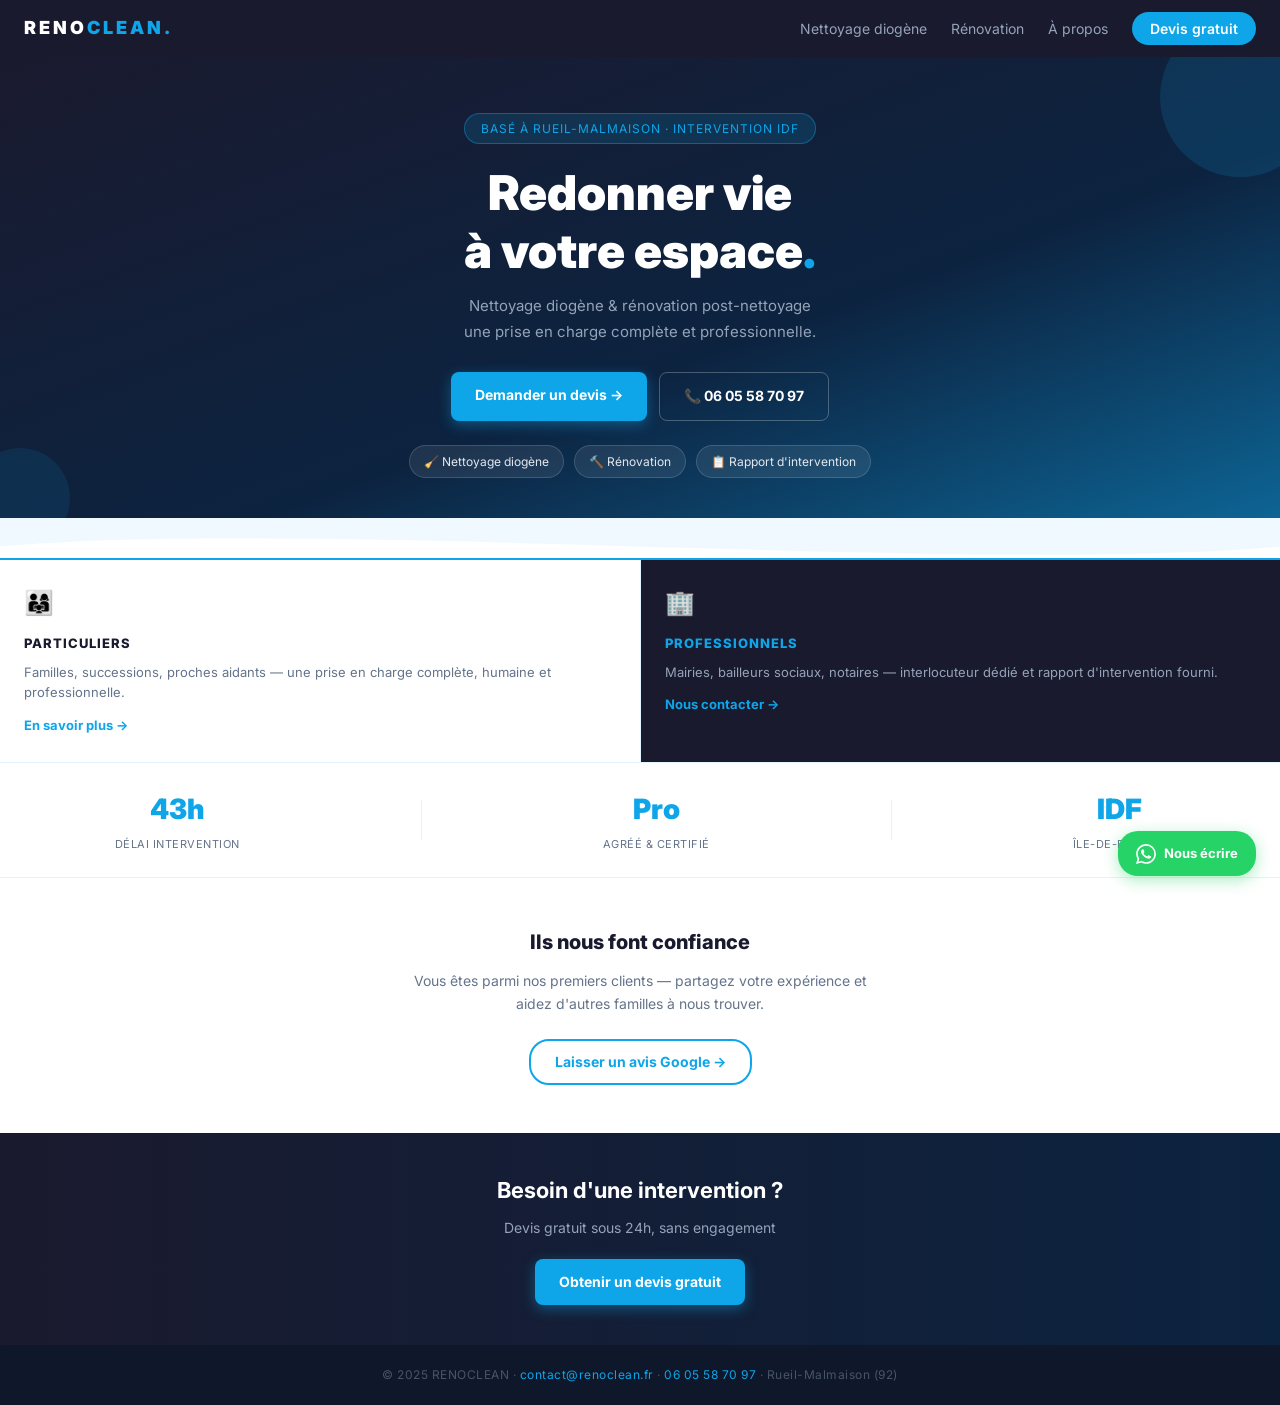
<file: index.html>
<!DOCTYPE html>
<html lang="fr">
<head>
  <meta charset="UTF-8">
  <meta name="viewport" content="width=device-width, initial-scale=1.0">
  <title>RENOCLEAN Rueil-Malmaison — Nettoyage diogène & rénovation Île-de-France</title>
  <meta name="description" content="RENOCLEAN, spécialiste du nettoyage diogène et de la rénovation post-nettoyage en Île-de-France. Basé à Rueil-Malmaison (92). Devis gratuit sous 24h, intervention rapide.">
  <meta name="keywords" content="nettoyage diogène, nettoyage encombrement, remise en état logement, Rueil-Malmaison, Île-de-France, 92, nettoyage insalubrité, rénovation appartement">
  <link rel="canonical" href="https://renoclean-site.vercel.app/">
  <meta name="google-site-verification" content="A_REMPLIR">
  <!-- Pixel Meta — à activer lors du lancement des campagnes
  <script>
    !function(f,b,e,v,n,t,s){if(f.fbq)return;n=f.fbq=function(){n.callMethod?n.callMethod.apply(n,arguments):n.queue.push(arguments)};if(!f._fbq)f._fbq=n;n.push=n;n.loaded=!0;n.version='2.0';n.queue=[];t=b.createElement(e);t.async=!0;t.src=v;s=b.getElementsByTagName(e)[0];s.parentNode.insertBefore(t,s)}(window,document,'script','https://connect.facebook.net/en_US/fbevents.js');
    fbq('init', 'PIXEL_ID_A_REMPLIR');
    fbq('track', 'PageView');
  </script>
  -->
  <script type="application/ld+json">
  {
    "@context": "https://schema.org",
    "@type": "LocalBusiness",
    "name": "RENOCLEAN",
    "telephone": "+33605587097",
    "email": "contact@renoclean.fr",
    "address": {
      "@type": "PostalAddress",
      "addressLocality": "Rueil-Malmaison",
      "postalCode": "92500",
      "addressCountry": "FR"
    },
    "areaServed": "Île-de-France",
    "url": "https://renoclean-site.vercel.app",
    "priceRange": "Sur devis",
    "description": "Spécialiste du nettoyage diogène et de la rénovation post-nettoyage en Île-de-France."
  }
  </script>
  <link rel="stylesheet" href="css/style.css">
</head>
<body>

  <!-- NAV -->
  <nav class="nav">
    <a href="index.html" class="nav-logo">RENO<span>CLEAN</span><span>.</span></a>
    <button class="nav-toggle" id="nav-toggle" aria-expanded="false" aria-label="Menu">
      <span></span><span></span><span></span>
    </button>
    <ul class="nav-links" id="nav-menu">
      <li><a href="nettoyage-diogene.html">Nettoyage diogène</a></li>
      <li><a href="renovation.html">Rénovation</a></li>
      <li><a href="a-propos.html">À propos</a></li>
      <li><a href="devis.html" class="nav-cta btn--pulse">Devis gratuit</a></li>
    </ul>
  </nav>

  <!-- HERO -->
  <section class="hero">
    <div class="hero-deco hero-deco--1"></div>
    <div class="hero-deco hero-deco--2"></div>
    <div class="hero-badge">Basé à Rueil-Malmaison · Intervention IDF</div>
    <h1 class="hero-title">Redonner vie<br>à votre espace<span>.</span></h1>
    <p class="hero-subtitle">Nettoyage diogène &amp; rénovation post-nettoyage<br>une prise en charge complète et professionnelle.</p>
    <div class="hero-actions">
      <a href="devis.html" class="btn btn--primary btn--pulse">Demander un devis →</a>
      <a href="tel:+33605587097" class="btn btn--outline">📞 06 05 58 70 97</a>
    </div>
    <div class="hero-tags">
      <span class="tag">🧹 Nettoyage diogène</span>
      <span class="tag">🔨 Rénovation</span>
      <span class="tag">📋 Rapport d'intervention</span>
    </div>
  </section>

  <!-- WAVE -->
  <span class="wave-divider">
    <svg viewBox="0 0 1440 48" xmlns="http://www.w3.org/2000/svg" preserveAspectRatio="none">
      <path d="M0,32 C360,0 1080,64 1440,32 L1440,48 L0,48 Z" fill="#ffffff"/>
    </svg>
  </span>

  <!-- SPLIT particuliers / pros -->
  <section class="split fade-in" id="services">
    <div class="split-card split-card--light">
      <div class="split-icon">👨‍👩‍👧</div>
      <h2 class="split-title">Particuliers</h2>
      <p class="split-text">Familles, successions, proches aidants — une prise en charge complète, humaine et professionnelle.</p>
      <a href="nettoyage-diogene.html" class="split-link">En savoir plus →</a>
    </div>
    <div class="split-card split-card--dark">
      <div class="split-icon">🏢</div>
      <h2 class="split-title">Professionnels</h2>
      <p class="split-text">Mairies, bailleurs sociaux, notaires — interlocuteur dédié et rapport d'intervention fourni.</p>
      <a href="devis.html" class="split-link">Nous contacter →</a>
    </div>
  </section>

  <!-- CHIFFRES CLÉS -->
  <section class="stats fade-in">
    <div class="stat">
      <span class="stat-value counter" data-target="48" data-suffix="h">48h</span>
      <span class="stat-label">Délai intervention</span>
    </div>
    <div class="stat-divider"></div>
    <div class="stat">
      <span class="stat-value">Pro</span>
      <span class="stat-label">Agréé &amp; certifié</span>
    </div>
    <div class="stat-divider"></div>
    <div class="stat">
      <span class="stat-value">IDF</span>
      <span class="stat-label">Île-de-France</span>
    </div>
  </section>

  <!-- TÉMOIGNAGES -->
  <section class="testimonials fade-in">
    <h2 class="testimonials-title">Ils nous font confiance</h2>
    <p class="testimonials-sub">Vous êtes parmi nos premiers clients — partagez votre expérience et aidez d'autres familles à nous trouver.</p>
    <a href="https://g.page/r/A_REMPLIR/review" class="testimonials-cta" target="_blank" rel="noopener">Laisser un avis Google →</a>
  </section>

  <!-- GALERIE AVANT/APRÈS (cachée jusqu'à avoir des photos) -->
  <section class="page-section hidden" id="galerie">
    <p class="section-label">Avant / Après</p>
    <h2 class="section-title">Nos interventions</h2>
    <div class="gallery-grid">
      <div class="gallery-item">
        <div class="gallery-placeholder">Photo avant — à ajouter</div>
      </div>
      <div class="gallery-item">
        <div class="gallery-placeholder">Photo après — à ajouter</div>
      </div>
    </div>
  </section>

  <!-- CTA FINAL -->
  <section class="cta-section fade-in">
    <h2 class="cta-title">Besoin d'une intervention ?</h2>
    <p class="cta-sub">Devis gratuit sous 24h, sans engagement</p>
    <a href="devis.html" class="btn btn--primary btn--pulse">Obtenir un devis gratuit</a>
  </section>

  <!-- FOOTER -->
  <footer class="footer">
    © 2025 RENOCLEAN · <a href="mailto:contact@renoclean.fr">contact@renoclean.fr</a> · <a href="tel:+33605587097">06 05 58 70 97</a> · Rueil-Malmaison (92)
  </footer>

  <!-- WHATSAPP FLOTTANT -->
  <a href="https://wa.me/33605587097?text=Bonjour%2C%20je%20souhaite%20un%20devis%20pour%20un%20nettoyage%20diog%C3%A8ne" class="whatsapp-float" target="_blank" rel="noopener" aria-label="Nous écrire sur WhatsApp">
    <svg viewBox="0 0 24 24" fill="currentColor" xmlns="http://www.w3.org/2000/svg"><path d="M17.472 14.382c-.297-.149-1.758-.867-2.03-.967-.273-.099-.471-.148-.67.15-.197.297-.767.966-.94 1.164-.173.199-.347.223-.644.075-.297-.15-1.255-.463-2.39-1.475-.883-.788-1.48-1.761-1.653-2.059-.173-.297-.018-.458.13-.606.134-.133.298-.347.446-.52.149-.174.198-.298.298-.497.099-.198.05-.371-.025-.52-.075-.149-.669-1.612-.916-2.207-.242-.579-.487-.5-.669-.51-.173-.008-.371-.01-.57-.01-.198 0-.52.074-.792.372-.272.297-1.04 1.016-1.04 2.479 0 1.462 1.065 2.875 1.213 3.074.149.198 2.096 3.2 5.077 4.487.709.306 1.262.489 1.694.625.712.227 1.36.195 1.871.118.571-.085 1.758-.719 2.006-1.413.248-.694.248-1.289.173-1.413-.074-.124-.272-.198-.57-.347m-5.421 7.403h-.004a9.87 9.87 0 01-5.031-1.378l-.361-.214-3.741.982.998-3.648-.235-.374a9.86 9.86 0 01-1.51-5.26c.001-5.45 4.436-9.884 9.888-9.884 2.64 0 5.122 1.03 6.988 2.898a9.825 9.825 0 012.893 6.994c-.003 5.45-4.437 9.884-9.885 9.884m8.413-18.297A11.815 11.815 0 0012.05 0C5.495 0 .16 5.335.157 11.892c0 2.096.547 4.142 1.588 5.945L.057 24l6.305-1.654a11.882 11.882 0 005.683 1.448h.005c6.554 0 11.89-5.335 11.893-11.893a11.821 11.821 0 00-3.48-8.413z"/></svg>
    Nous écrire
  </a>

  <script src="js/main.js"></script>
</body>
</html>
</file>
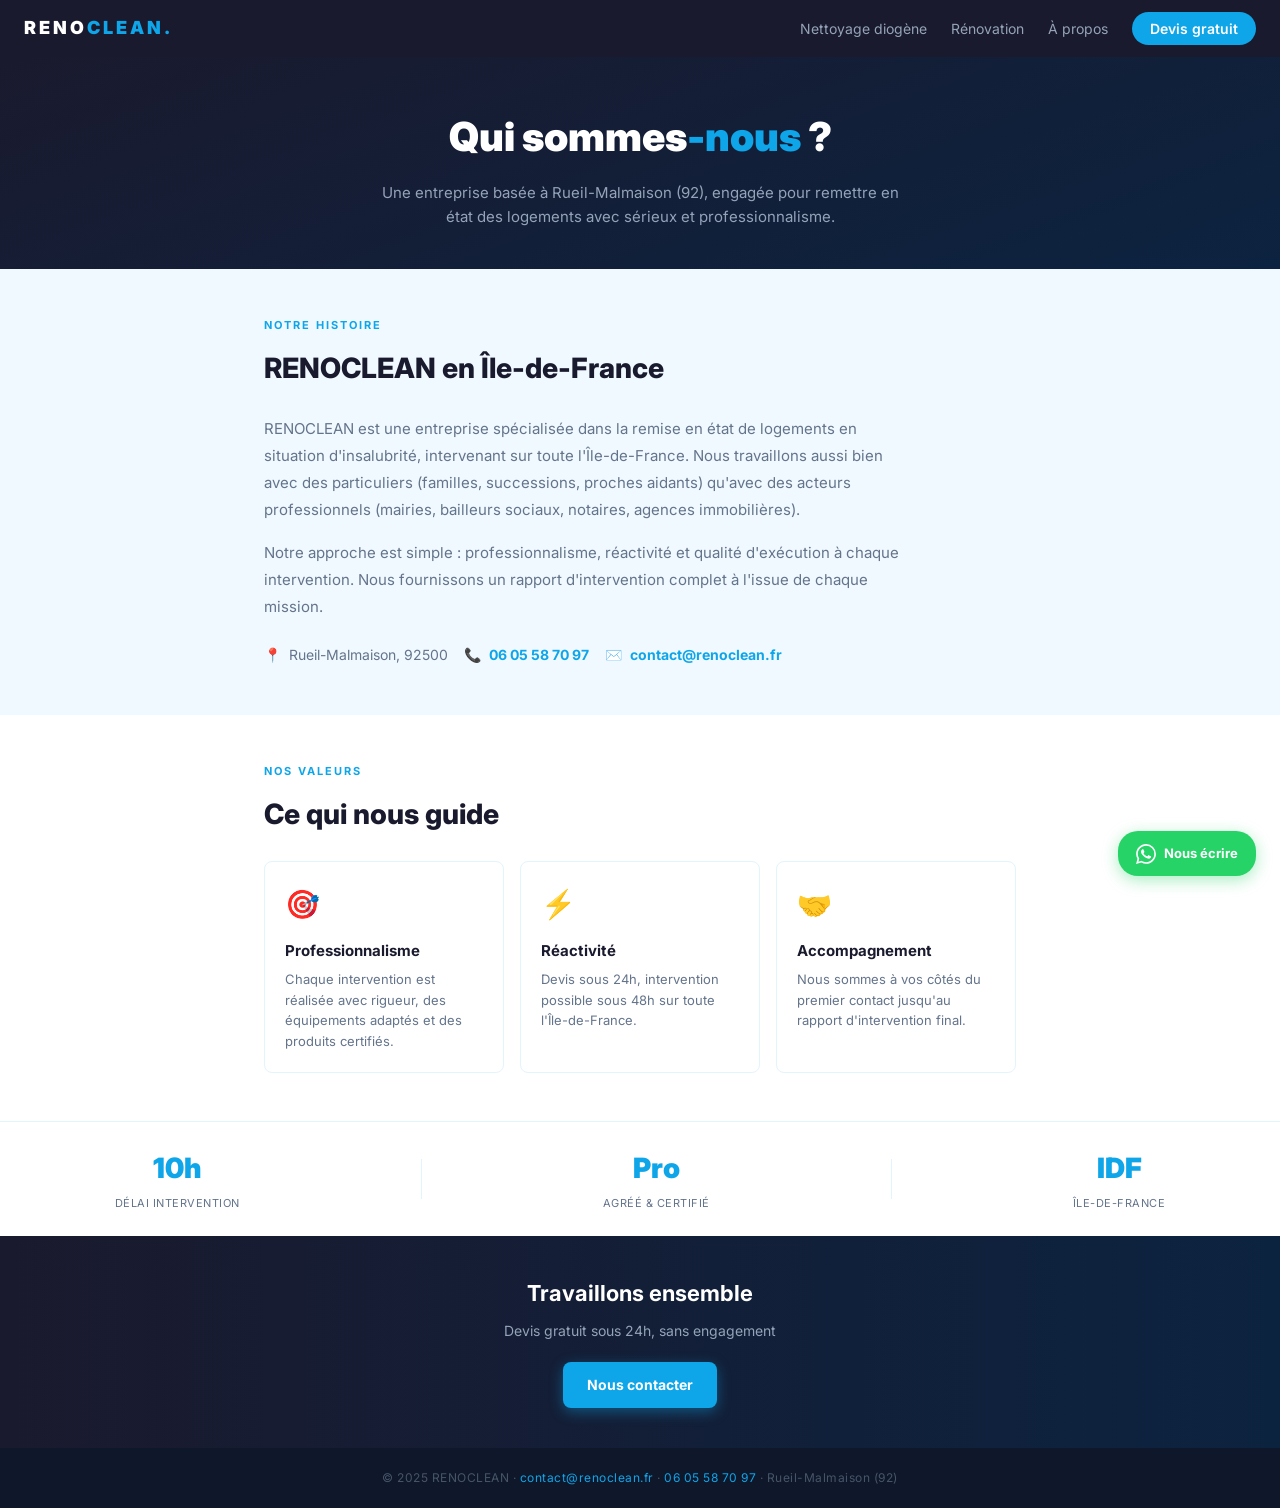
<file: a-propos.html>
<!DOCTYPE html>
<html lang="fr">
<head>
  <meta charset="UTF-8">
  <meta name="viewport" content="width=device-width, initial-scale=1.0">
  <title>À propos — RENOCLEAN Rueil-Malmaison, spécialiste nettoyage diogène IDF</title>
  <meta name="description" content="RENOCLEAN est une entreprise basée à Rueil-Malmaison (92), spécialisée dans le nettoyage diogène et la rénovation post-nettoyage en Île-de-France. Professionnalisme, réactivité, accompagnement.">
  <meta name="keywords" content="RENOCLEAN, nettoyage diogène Rueil-Malmaison, entreprise nettoyage Île-de-France, 92, remise en état logement">
  <link rel="canonical" href="https://renoclean-site.vercel.app/a-propos">
  <meta name="google-site-verification" content="A_REMPLIR">
  <link rel="stylesheet" href="css/style.css">
</head>
<body>

  <nav class="nav">
    <a href="index.html" class="nav-logo">RENO<span>CLEAN</span><span>.</span></a>
    <button class="nav-toggle" id="nav-toggle" aria-expanded="false" aria-label="Menu">
      <span></span><span></span><span></span>
    </button>
    <ul class="nav-links" id="nav-menu">
      <li><a href="nettoyage-diogene.html">Nettoyage diogène</a></li>
      <li><a href="renovation.html">Rénovation</a></li>
      <li><a href="a-propos.html">À propos</a></li>
      <li><a href="devis.html" class="nav-cta">Devis gratuit</a></li>
    </ul>
  </nav>

  <section class="hero-inner">
    <h1>Qui sommes<span>-nous</span> ?</h1>
    <p>Une entreprise basée à Rueil-Malmaison (92), engagée pour remettre en état des logements avec sérieux et professionnalisme.</p>
  </section>

  <div class="page-section fade-in">
    <p class="section-label">Notre histoire</p>
    <h2 class="section-title">RENOCLEAN en Île-de-France</h2>
    <p style="color: var(--color-text-muted); font-size: 15px; line-height: 1.8; max-width: 640px;">
      RENOCLEAN est une entreprise spécialisée dans la remise en état de logements en situation d'insalubrité, intervenant sur toute l'Île-de-France. Nous travaillons aussi bien avec des particuliers (familles, successions, proches aidants) qu'avec des acteurs professionnels (mairies, bailleurs sociaux, notaires, agences immobilières).
    </p>
    <p style="color: var(--color-text-muted); font-size: 15px; line-height: 1.8; max-width: 640px; margin-top: 16px;">
      Notre approche est simple : professionnalisme, réactivité et qualité d'exécution à chaque intervention. Nous fournissons un rapport d'intervention complet à l'issue de chaque mission.
    </p>
    <div style="margin-top: 24px; display: flex; flex-wrap: wrap; gap: 16px;">
      <div style="display:flex;align-items:center;gap:8px;color:var(--color-text-muted);font-size:14px;">
        📍 <span>Rueil-Malmaison, 92500</span>
      </div>
      <div style="display:flex;align-items:center;gap:8px;font-size:14px;">
        📞 <a href="tel:+33605587097" style="color:var(--color-accent);font-weight:700;">06 05 58 70 97</a>
      </div>
      <div style="display:flex;align-items:center;gap:8px;font-size:14px;">
        ✉️ <a href="mailto:contact@renoclean.fr" style="color:var(--color-accent);font-weight:700;">contact@renoclean.fr</a>
      </div>
    </div>
  </div>

  <div style="background: white;">
    <div class="page-section fade-in">
      <p class="section-label">Nos valeurs</p>
      <h2 class="section-title">Ce qui nous guide</h2>
      <div class="cards-grid">
        <div class="card">
          <div class="card-icon">🎯</div>
          <h3>Professionnalisme</h3>
          <p>Chaque intervention est réalisée avec rigueur, des équipements adaptés et des produits certifiés.</p>
        </div>
        <div class="card">
          <div class="card-icon">⚡</div>
          <h3>Réactivité</h3>
          <p>Devis sous 24h, intervention possible sous 48h sur toute l'Île-de-France.</p>
        </div>
        <div class="card">
          <div class="card-icon">🤝</div>
          <h3>Accompagnement</h3>
          <p>Nous sommes à vos côtés du premier contact jusqu'au rapport d'intervention final.</p>
        </div>
      </div>
    </div>
  </div>

  <section class="stats fade-in">
    <div class="stat">
      <span class="stat-value counter" data-target="48" data-suffix="h">48h</span>
      <span class="stat-label">Délai intervention</span>
    </div>
    <div class="stat-divider"></div>
    <div class="stat">
      <span class="stat-value">Pro</span>
      <span class="stat-label">Agréé &amp; certifié</span>
    </div>
    <div class="stat-divider"></div>
    <div class="stat">
      <span class="stat-value">IDF</span>
      <span class="stat-label">Île-de-France</span>
    </div>
  </section>

  <section class="cta-section fade-in">
    <h2 class="cta-title">Travaillons ensemble</h2>
    <p class="cta-sub">Devis gratuit sous 24h, sans engagement</p>
    <a href="devis.html" class="btn btn--primary">Nous contacter</a>
  </section>

  <footer class="footer">
    © 2025 RENOCLEAN · <a href="mailto:contact@renoclean.fr">contact@renoclean.fr</a> · <a href="tel:+33605587097">06 05 58 70 97</a> · Rueil-Malmaison (92)
  </footer>

  <a href="https://wa.me/33605587097?text=Bonjour%2C%20je%20souhaite%20un%20devis%20pour%20un%20nettoyage%20diog%C3%A8ne" class="whatsapp-float" target="_blank" rel="noopener" aria-label="Nous écrire sur WhatsApp">
    <svg viewBox="0 0 24 24" fill="currentColor" xmlns="http://www.w3.org/2000/svg"><path d="M17.472 14.382c-.297-.149-1.758-.867-2.03-.967-.273-.099-.471-.148-.67.15-.197.297-.767.966-.94 1.164-.173.199-.347.223-.644.075-.297-.15-1.255-.463-2.39-1.475-.883-.788-1.48-1.761-1.653-2.059-.173-.297-.018-.458.13-.606.134-.133.298-.347.446-.52.149-.174.198-.298.298-.497.099-.198.05-.371-.025-.52-.075-.149-.669-1.612-.916-2.207-.242-.579-.487-.5-.669-.51-.173-.008-.371-.01-.57-.01-.198 0-.52.074-.792.372-.272.297-1.04 1.016-1.04 2.479 0 1.462 1.065 2.875 1.213 3.074.149.198 2.096 3.2 5.077 4.487.709.306 1.262.489 1.694.625.712.227 1.36.195 1.871.118.571-.085 1.758-.719 2.006-1.413.248-.694.248-1.289.173-1.413-.074-.124-.272-.198-.57-.347m-5.421 7.403h-.004a9.87 9.87 0 01-5.031-1.378l-.361-.214-3.741.982.998-3.648-.235-.374a9.86 9.86 0 01-1.51-5.26c.001-5.45 4.436-9.884 9.888-9.884 2.64 0 5.122 1.03 6.988 2.898a9.825 9.825 0 012.893 6.994c-.003 5.45-4.437 9.884-9.885 9.884m8.413-18.297A11.815 11.815 0 0012.05 0C5.495 0 .16 5.335.157 11.892c0 2.096.547 4.142 1.588 5.945L.057 24l6.305-1.654a11.882 11.882 0 005.683 1.448h.005c6.554 0 11.89-5.335 11.893-11.893a11.821 11.821 0 00-3.48-8.413z"/></svg>
    Nous écrire
  </a>

  <script src="js/main.js"></script>
</body>
</html>
</file>
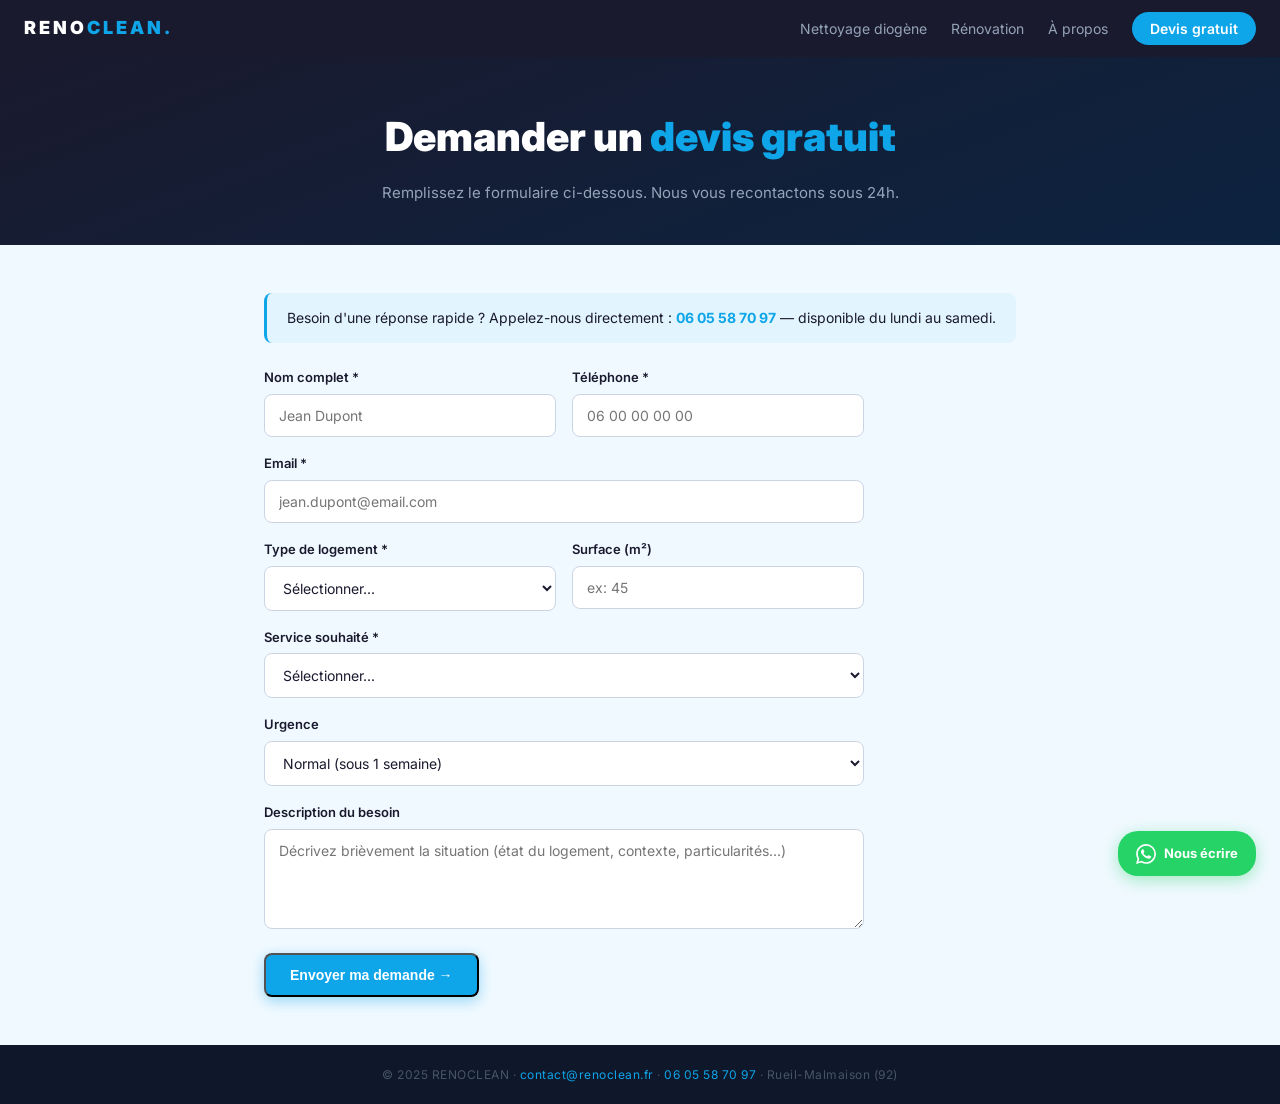
<file: devis.html>
<!DOCTYPE html>
<html lang="fr">
<head>
  <meta charset="UTF-8">
  <meta name="viewport" content="width=device-width, initial-scale=1.0">
  <title>Devis gratuit — RENOCLEAN Rueil-Malmaison, nettoyage diogène IDF</title>
  <meta name="description" content="Demandez un devis gratuit à RENOCLEAN pour votre nettoyage diogène ou rénovation en Île-de-France. Basé à Rueil-Malmaison (92). Réponse sous 24h.">
  <meta name="keywords" content="devis nettoyage diogène, devis rénovation, Rueil-Malmaison, Île-de-France, 92">
  <link rel="canonical" href="https://renoclean-site.vercel.app/devis">
  <meta name="google-site-verification" content="A_REMPLIR">
  <link rel="stylesheet" href="css/style.css">
</head>
<body>

  <nav class="nav">
    <a href="index.html" class="nav-logo">RENO<span>CLEAN</span><span>.</span></a>
    <button class="nav-toggle" id="nav-toggle" aria-expanded="false" aria-label="Menu">
      <span></span><span></span><span></span>
    </button>
    <ul class="nav-links" id="nav-menu">
      <li><a href="nettoyage-diogene.html">Nettoyage diogène</a></li>
      <li><a href="renovation.html">Rénovation</a></li>
      <li><a href="a-propos.html">À propos</a></li>
      <li><a href="devis.html" class="nav-cta">Devis gratuit</a></li>
    </ul>
  </nav>

  <section class="hero-inner">
    <h1>Demander un <span>devis gratuit</span></h1>
    <p>Remplissez le formulaire ci-dessous. Nous vous recontactons sous 24h.</p>
  </section>

  <div class="page-section">
    <div class="tel-banner">
      Besoin d'une réponse rapide ? Appelez-nous directement : <a href="tel:+33605587097">06 05 58 70 97</a> — disponible du lundi au samedi.
    </div>
    <div id="form-success" class="form-success">
      ✅ Votre demande a bien été envoyée. Nous vous recontactons sous 24h.
    </div>
    <form class="form" action="https://formspree.io/f/xzdlkjwv" method="POST" id="devis-form">
      <div class="form-row">
        <div class="form-group">
          <label for="nom">Nom complet *</label>
          <input type="text" id="nom" name="nom" required placeholder="Jean Dupont">
        </div>
        <div class="form-group">
          <label for="telephone">Téléphone *</label>
          <input type="tel" id="telephone" name="telephone" required placeholder="06 00 00 00 00">
        </div>
      </div>
      <div class="form-group">
        <label for="email">Email *</label>
        <input type="email" id="email" name="email" required placeholder="jean.dupont@email.com">
      </div>
      <div class="form-row">
        <div class="form-group">
          <label for="type-logement">Type de logement *</label>
          <select id="type-logement" name="type_logement" required>
            <option value="">Sélectionner...</option>
            <option value="appartement">Appartement</option>
            <option value="maison">Maison</option>
            <option value="studio">Studio</option>
            <option value="autre">Autre</option>
          </select>
        </div>
        <div class="form-group">
          <label for="surface">Surface (m²)</label>
          <input type="number" id="surface" name="surface" placeholder="ex: 45" min="1">
        </div>
      </div>
      <div class="form-group">
        <label for="service">Service souhaité *</label>
        <select id="service" name="service" required>
          <option value="">Sélectionner...</option>
          <option value="nettoyage">Nettoyage diogène uniquement</option>
          <option value="renovation">Rénovation uniquement</option>
          <option value="les-deux">Nettoyage + Rénovation</option>
        </select>
      </div>
      <div class="form-group">
        <label for="urgence">Urgence</label>
        <select id="urgence" name="urgence">
          <option value="normal">Normal (sous 1 semaine)</option>
          <option value="urgent">Urgent (sous 48h)</option>
          <option value="flexible">Flexible</option>
        </select>
      </div>
      <div class="form-group">
        <label for="description">Description du besoin</label>
        <textarea id="description" name="description" placeholder="Décrivez brièvement la situation (état du logement, contexte, particularités...)"></textarea>
      </div>
      <div class="form-submit">
        <button type="submit" class="btn btn--primary">Envoyer ma demande →</button>
      </div>
    </form>
  </div>

  <footer class="footer">
    © 2025 RENOCLEAN · <a href="mailto:contact@renoclean.fr">contact@renoclean.fr</a> · <a href="tel:+33605587097">06 05 58 70 97</a> · Rueil-Malmaison (92)
  </footer>

  <a href="https://wa.me/33605587097?text=Bonjour%2C%20je%20souhaite%20un%20devis%20pour%20un%20nettoyage%20diog%C3%A8ne" class="whatsapp-float" target="_blank" rel="noopener" aria-label="Nous écrire sur WhatsApp">
    <svg viewBox="0 0 24 24" fill="currentColor" xmlns="http://www.w3.org/2000/svg"><path d="M17.472 14.382c-.297-.149-1.758-.867-2.03-.967-.273-.099-.471-.148-.67.15-.197.297-.767.966-.94 1.164-.173.199-.347.223-.644.075-.297-.15-1.255-.463-2.39-1.475-.883-.788-1.48-1.761-1.653-2.059-.173-.297-.018-.458.13-.606.134-.133.298-.347.446-.52.149-.174.198-.298.298-.497.099-.198.05-.371-.025-.52-.075-.149-.669-1.612-.916-2.207-.242-.579-.487-.5-.669-.51-.173-.008-.371-.01-.57-.01-.198 0-.52.074-.792.372-.272.297-1.04 1.016-1.04 2.479 0 1.462 1.065 2.875 1.213 3.074.149.198 2.096 3.2 5.077 4.487.709.306 1.262.489 1.694.625.712.227 1.36.195 1.871.118.571-.085 1.758-.719 2.006-1.413.248-.694.248-1.289.173-1.413-.074-.124-.272-.198-.57-.347m-5.421 7.403h-.004a9.87 9.87 0 01-5.031-1.378l-.361-.214-3.741.982.998-3.648-.235-.374a9.86 9.86 0 01-1.51-5.26c.001-5.45 4.436-9.884 9.888-9.884 2.64 0 5.122 1.03 6.988 2.898a9.825 9.825 0 012.893 6.994c-.003 5.45-4.437 9.884-9.885 9.884m8.413-18.297A11.815 11.815 0 0012.05 0C5.495 0 .16 5.335.157 11.892c0 2.096.547 4.142 1.588 5.945L.057 24l6.305-1.654a11.882 11.882 0 005.683 1.448h.005c6.554 0 11.89-5.335 11.893-11.893a11.821 11.821 0 00-3.48-8.413z"/></svg>
    Nous écrire
  </a>

  <script src="js/main.js"></script>
  <script>
    const form = document.getElementById('devis-form');
    const success = document.getElementById('form-success');
    if (form) {
      form.addEventListener('submit', async (e) => {
        e.preventDefault();
        const data = new FormData(form);
        const res = await fetch(form.action, { method: 'POST', body: data, headers: { 'Accept': 'application/json' } });
        if (res.ok) {
          form.style.display = 'none';
          success.style.display = 'block';
        }
      });
    }
  </script>
</body>
</html>
</file>
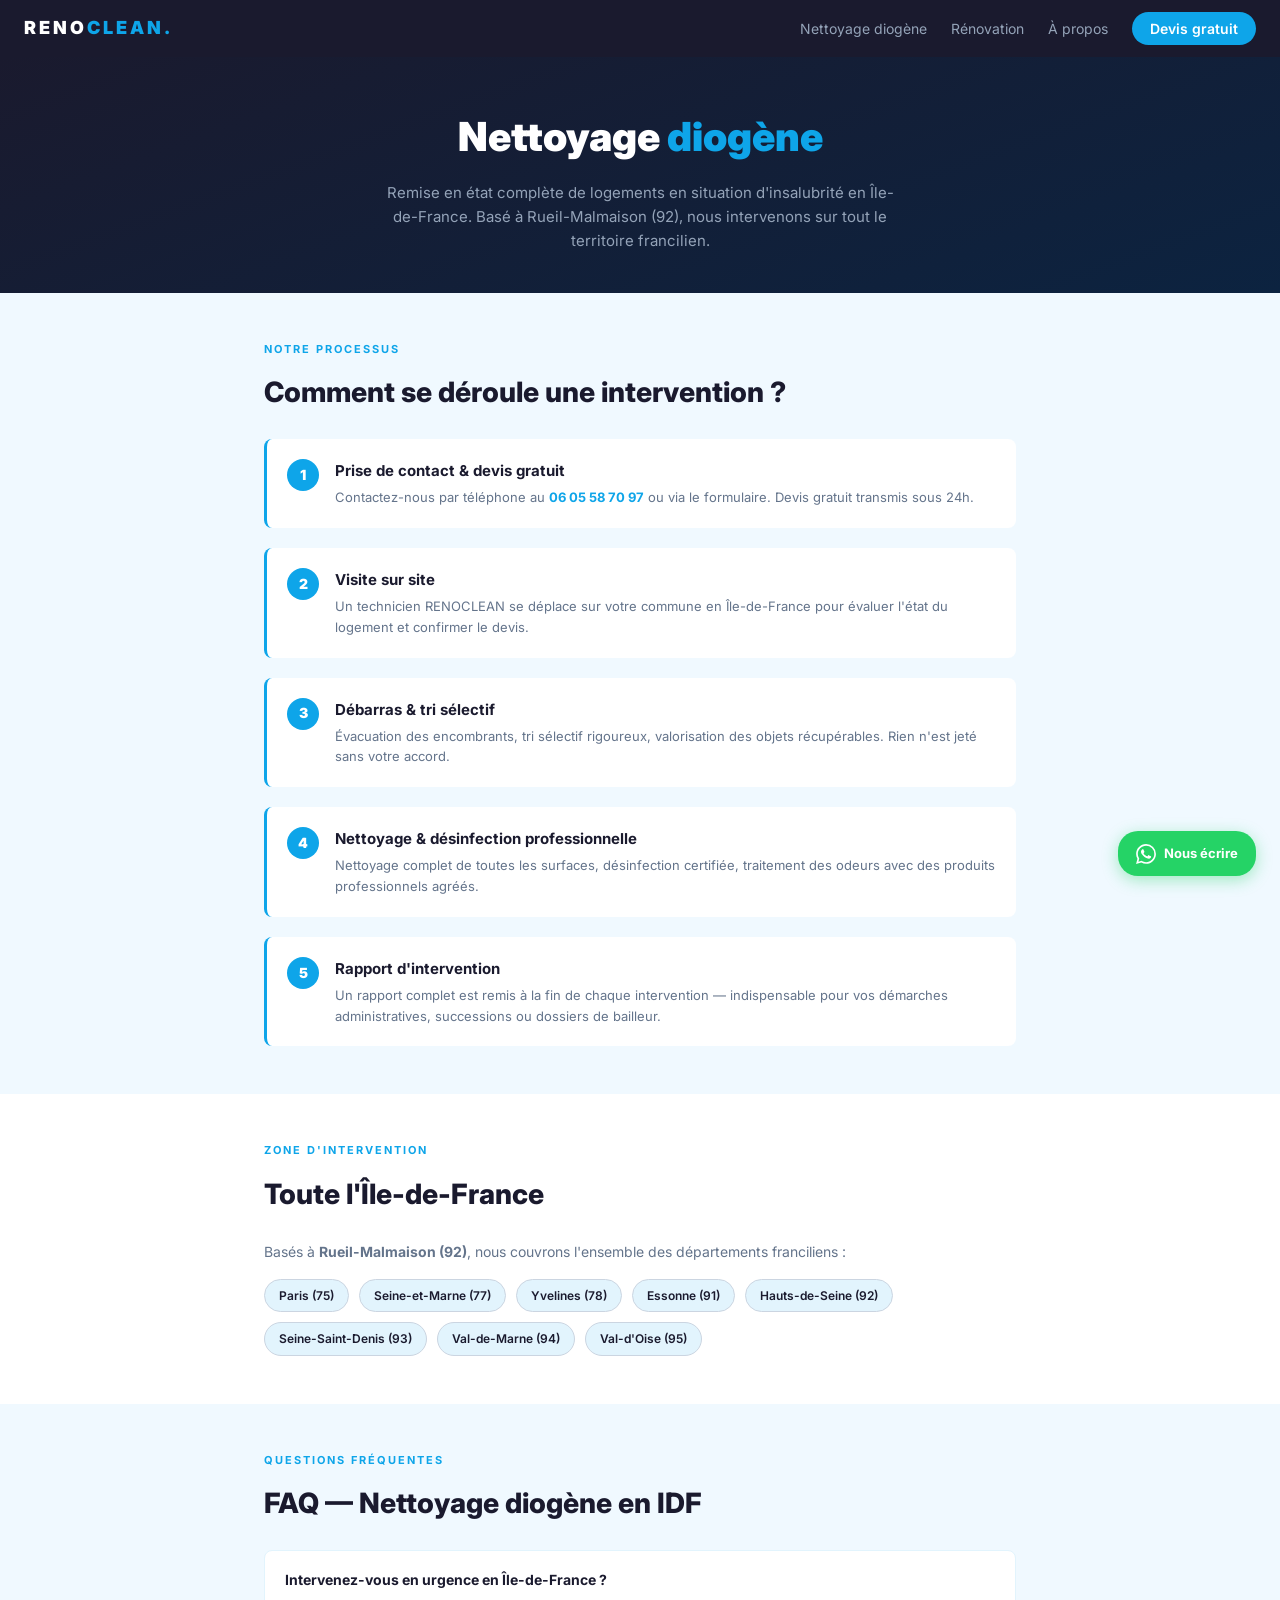
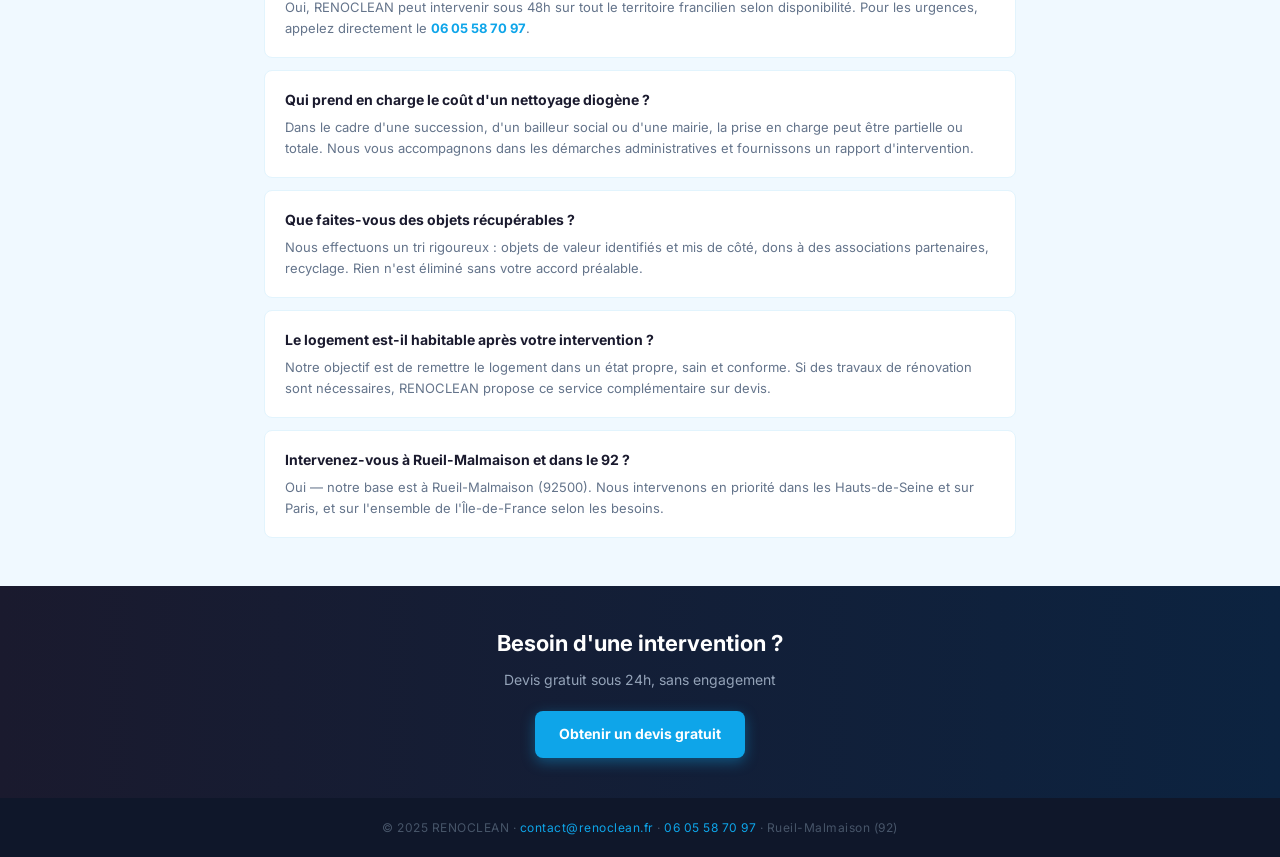
<file: nettoyage-diogene.html>
<!DOCTYPE html>
<html lang="fr">
<head>
  <meta charset="UTF-8">
  <meta name="viewport" content="width=device-width, initial-scale=1.0">
  <title>Nettoyage diogène Île-de-France — RENOCLEAN Rueil-Malmaison</title>
  <meta name="description" content="RENOCLEAN assure le nettoyage diogène en Île-de-France depuis Rueil-Malmaison (92) : débarras, désinfection, remise en état. Intervention rapide sur Paris, 92, 93, 94, 77, 78, 91, 95.">
  <meta name="keywords" content="nettoyage diogène, nettoyage encombrement, remise en état logement insalubre, Rueil-Malmaison, Île-de-France, Paris, 92, 93, 94, nettoyage syndrome de Diogène">
  <link rel="canonical" href="https://renoclean-site.vercel.app/nettoyage-diogene">
  <meta name="google-site-verification" content="A_REMPLIR">
  <link rel="stylesheet" href="css/style.css">
</head>
<body>

  <nav class="nav">
    <a href="index.html" class="nav-logo">RENO<span>CLEAN</span><span>.</span></a>
    <button class="nav-toggle" id="nav-toggle" aria-expanded="false" aria-label="Menu">
      <span></span><span></span><span></span>
    </button>
    <ul class="nav-links" id="nav-menu">
      <li><a href="nettoyage-diogene.html">Nettoyage diogène</a></li>
      <li><a href="renovation.html">Rénovation</a></li>
      <li><a href="a-propos.html">À propos</a></li>
      <li><a href="devis.html" class="nav-cta">Devis gratuit</a></li>
    </ul>
  </nav>

  <section class="hero-inner">
    <h1>Nettoyage <span>diogène</span></h1>
    <p>Remise en état complète de logements en situation d'insalubrité en Île-de-France. Basé à Rueil-Malmaison (92), nous intervenons sur tout le territoire francilien.</p>
  </section>

  <div class="page-section fade-in">
    <p class="section-label">Notre processus</p>
    <h2 class="section-title">Comment se déroule une intervention ?</h2>
    <div class="steps">
      <div class="step">
        <div class="step-number">1</div>
        <div class="step-content">
          <h3>Prise de contact &amp; devis gratuit</h3>
          <p>Contactez-nous par téléphone au <a href="tel:+33605587097" style="color:var(--color-accent);font-weight:700;">06 05 58 70 97</a> ou via le formulaire. Devis gratuit transmis sous 24h.</p>
        </div>
      </div>
      <div class="step">
        <div class="step-number">2</div>
        <div class="step-content">
          <h3>Visite sur site</h3>
          <p>Un technicien RENOCLEAN se déplace sur votre commune en Île-de-France pour évaluer l'état du logement et confirmer le devis.</p>
        </div>
      </div>
      <div class="step">
        <div class="step-number">3</div>
        <div class="step-content">
          <h3>Débarras &amp; tri sélectif</h3>
          <p>Évacuation des encombrants, tri sélectif rigoureux, valorisation des objets récupérables. Rien n'est jeté sans votre accord.</p>
        </div>
      </div>
      <div class="step">
        <div class="step-number">4</div>
        <div class="step-content">
          <h3>Nettoyage &amp; désinfection professionnelle</h3>
          <p>Nettoyage complet de toutes les surfaces, désinfection certifiée, traitement des odeurs avec des produits professionnels agréés.</p>
        </div>
      </div>
      <div class="step">
        <div class="step-number">5</div>
        <div class="step-content">
          <h3>Rapport d'intervention</h3>
          <p>Un rapport complet est remis à la fin de chaque intervention — indispensable pour vos démarches administratives, successions ou dossiers de bailleur.</p>
        </div>
      </div>
    </div>
  </div>

  <!-- ZONES INTERVENTION -->
  <div style="background: white;">
    <div class="page-section fade-in">
      <p class="section-label">Zone d'intervention</p>
      <h2 class="section-title">Toute l'Île-de-France</h2>
      <p style="color: var(--color-text-muted); font-size: 14px; margin-bottom: 16px;">Basés à <strong>Rueil-Malmaison (92)</strong>, nous couvrons l'ensemble des départements franciliens :</p>
      <div class="zones-grid">
        <span class="zone-badge">Paris (75)</span>
        <span class="zone-badge">Seine-et-Marne (77)</span>
        <span class="zone-badge">Yvelines (78)</span>
        <span class="zone-badge">Essonne (91)</span>
        <span class="zone-badge">Hauts-de-Seine (92)</span>
        <span class="zone-badge">Seine-Saint-Denis (93)</span>
        <span class="zone-badge">Val-de-Marne (94)</span>
        <span class="zone-badge">Val-d'Oise (95)</span>
      </div>
    </div>
  </div>

  <!-- FAQ -->
  <div class="page-section fade-in">
    <p class="section-label">Questions fréquentes</p>
    <h2 class="section-title">FAQ — Nettoyage diogène en IDF</h2>
    <div class="faq">
      <div class="faq-item">
        <h3>Intervenez-vous en urgence en Île-de-France ?</h3>
        <p>Oui, RENOCLEAN peut intervenir sous 48h sur tout le territoire francilien selon disponibilité. Pour les urgences, appelez directement le <a href="tel:+33605587097" style="color:var(--color-accent);font-weight:700;">06 05 58 70 97</a>.</p>
      </div>
      <div class="faq-item">
        <h3>Qui prend en charge le coût d'un nettoyage diogène ?</h3>
        <p>Dans le cadre d'une succession, d'un bailleur social ou d'une mairie, la prise en charge peut être partielle ou totale. Nous vous accompagnons dans les démarches administratives et fournissons un rapport d'intervention.</p>
      </div>
      <div class="faq-item">
        <h3>Que faites-vous des objets récupérables ?</h3>
        <p>Nous effectuons un tri rigoureux : objets de valeur identifiés et mis de côté, dons à des associations partenaires, recyclage. Rien n'est éliminé sans votre accord préalable.</p>
      </div>
      <div class="faq-item">
        <h3>Le logement est-il habitable après votre intervention ?</h3>
        <p>Notre objectif est de remettre le logement dans un état propre, sain et conforme. Si des travaux de rénovation sont nécessaires, RENOCLEAN propose ce service complémentaire sur devis.</p>
      </div>
      <div class="faq-item">
        <h3>Intervenez-vous à Rueil-Malmaison et dans le 92 ?</h3>
        <p>Oui — notre base est à Rueil-Malmaison (92500). Nous intervenons en priorité dans les Hauts-de-Seine et sur Paris, et sur l'ensemble de l'Île-de-France selon les besoins.</p>
      </div>
    </div>
  </div>

  <section class="cta-section fade-in">
    <h2 class="cta-title">Besoin d'une intervention ?</h2>
    <p class="cta-sub">Devis gratuit sous 24h, sans engagement</p>
    <a href="devis.html" class="btn btn--primary">Obtenir un devis gratuit</a>
  </section>

  <footer class="footer">
    © 2025 RENOCLEAN · <a href="mailto:contact@renoclean.fr">contact@renoclean.fr</a> · <a href="tel:+33605587097">06 05 58 70 97</a> · Rueil-Malmaison (92)
  </footer>

  <a href="https://wa.me/33605587097?text=Bonjour%2C%20je%20souhaite%20un%20devis%20pour%20un%20nettoyage%20diog%C3%A8ne" class="whatsapp-float" target="_blank" rel="noopener" aria-label="Nous écrire sur WhatsApp">
    <svg viewBox="0 0 24 24" fill="currentColor" xmlns="http://www.w3.org/2000/svg"><path d="M17.472 14.382c-.297-.149-1.758-.867-2.03-.967-.273-.099-.471-.148-.67.15-.197.297-.767.966-.94 1.164-.173.199-.347.223-.644.075-.297-.15-1.255-.463-2.39-1.475-.883-.788-1.48-1.761-1.653-2.059-.173-.297-.018-.458.13-.606.134-.133.298-.347.446-.52.149-.174.198-.298.298-.497.099-.198.05-.371-.025-.52-.075-.149-.669-1.612-.916-2.207-.242-.579-.487-.5-.669-.51-.173-.008-.371-.01-.57-.01-.198 0-.52.074-.792.372-.272.297-1.04 1.016-1.04 2.479 0 1.462 1.065 2.875 1.213 3.074.149.198 2.096 3.2 5.077 4.487.709.306 1.262.489 1.694.625.712.227 1.36.195 1.871.118.571-.085 1.758-.719 2.006-1.413.248-.694.248-1.289.173-1.413-.074-.124-.272-.198-.57-.347m-5.421 7.403h-.004a9.87 9.87 0 01-5.031-1.378l-.361-.214-3.741.982.998-3.648-.235-.374a9.86 9.86 0 01-1.51-5.26c.001-5.45 4.436-9.884 9.888-9.884 2.64 0 5.122 1.03 6.988 2.898a9.825 9.825 0 012.893 6.994c-.003 5.45-4.437 9.884-9.885 9.884m8.413-18.297A11.815 11.815 0 0012.05 0C5.495 0 .16 5.335.157 11.892c0 2.096.547 4.142 1.588 5.945L.057 24l6.305-1.654a11.882 11.882 0 005.683 1.448h.005c6.554 0 11.89-5.335 11.893-11.893a11.821 11.821 0 00-3.48-8.413z"/></svg>
    Nous écrire
  </a>

  <script src="js/main.js"></script>
</body>
</html>
</file>
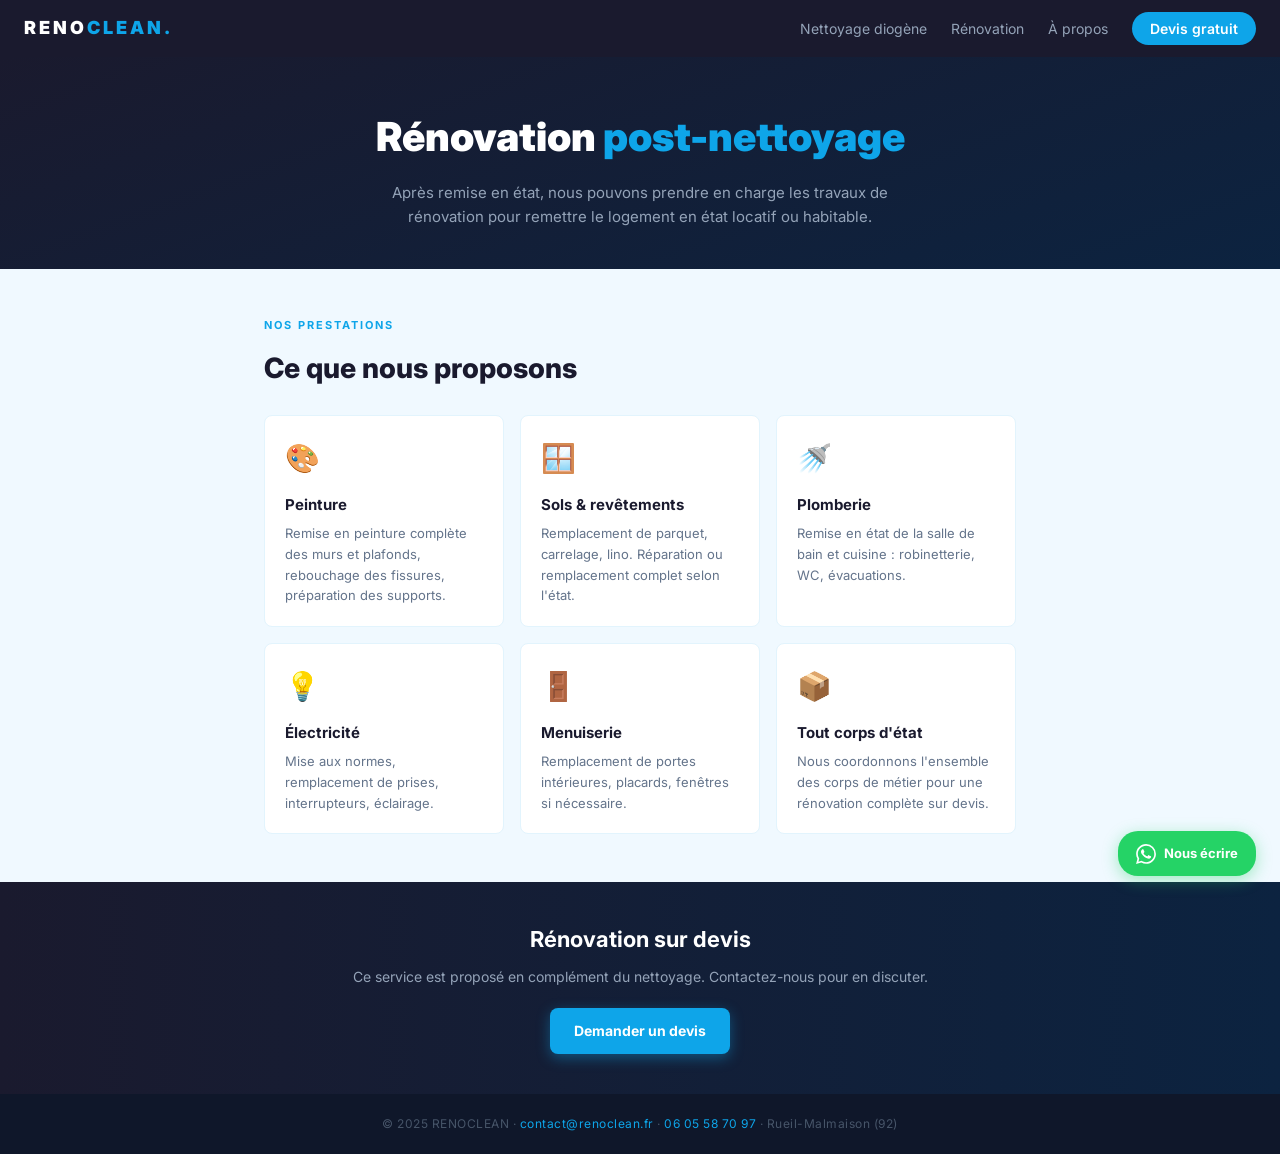
<file: renovation.html>
<!DOCTYPE html>
<html lang="fr">
<head>
  <meta charset="UTF-8">
  <meta name="viewport" content="width=device-width, initial-scale=1.0">
  <title>Rénovation post-nettoyage Île-de-France — RENOCLEAN Rueil-Malmaison</title>
  <meta name="description" content="RENOCLEAN propose des travaux de rénovation après nettoyage diogène en Île-de-France : peinture, sols, plomberie, électricité. Basé à Rueil-Malmaison (92). Devis gratuit.">
  <meta name="keywords" content="rénovation appartement après nettoyage, remise en état logement, Rueil-Malmaison, Île-de-France, peinture, sols, plomberie">
  <link rel="canonical" href="https://renoclean-site.vercel.app/renovation">
  <meta name="google-site-verification" content="A_REMPLIR">
  <link rel="stylesheet" href="css/style.css">
</head>
<body>

  <nav class="nav">
    <a href="index.html" class="nav-logo">RENO<span>CLEAN</span><span>.</span></a>
    <button class="nav-toggle" id="nav-toggle" aria-expanded="false" aria-label="Menu">
      <span></span><span></span><span></span>
    </button>
    <ul class="nav-links" id="nav-menu">
      <li><a href="nettoyage-diogene.html">Nettoyage diogène</a></li>
      <li><a href="renovation.html">Rénovation</a></li>
      <li><a href="a-propos.html">À propos</a></li>
      <li><a href="devis.html" class="nav-cta">Devis gratuit</a></li>
    </ul>
  </nav>

  <section class="hero-inner">
    <h1>Rénovation <span>post-nettoyage</span></h1>
    <p>Après remise en état, nous pouvons prendre en charge les travaux de rénovation pour remettre le logement en état locatif ou habitable.</p>
  </section>

  <div class="page-section fade-in">
    <p class="section-label">Nos prestations</p>
    <h2 class="section-title">Ce que nous proposons</h2>
    <div class="cards-grid">
      <div class="card">
        <div class="card-icon">🎨</div>
        <h3>Peinture</h3>
        <p>Remise en peinture complète des murs et plafonds, rebouchage des fissures, préparation des supports.</p>
      </div>
      <div class="card">
        <div class="card-icon">🪟</div>
        <h3>Sols &amp; revêtements</h3>
        <p>Remplacement de parquet, carrelage, lino. Réparation ou remplacement complet selon l'état.</p>
      </div>
      <div class="card">
        <div class="card-icon">🚿</div>
        <h3>Plomberie</h3>
        <p>Remise en état de la salle de bain et cuisine : robinetterie, WC, évacuations.</p>
      </div>
      <div class="card">
        <div class="card-icon">💡</div>
        <h3>Électricité</h3>
        <p>Mise aux normes, remplacement de prises, interrupteurs, éclairage.</p>
      </div>
      <div class="card">
        <div class="card-icon">🚪</div>
        <h3>Menuiserie</h3>
        <p>Remplacement de portes intérieures, placards, fenêtres si nécessaire.</p>
      </div>
      <div class="card">
        <div class="card-icon">📦</div>
        <h3>Tout corps d'état</h3>
        <p>Nous coordonnons l'ensemble des corps de métier pour une rénovation complète sur devis.</p>
      </div>
    </div>
  </div>

  <section class="cta-section fade-in">
    <h2 class="cta-title">Rénovation sur devis</h2>
    <p class="cta-sub">Ce service est proposé en complément du nettoyage. Contactez-nous pour en discuter.</p>
    <a href="devis.html" class="btn btn--primary">Demander un devis</a>
  </section>

  <footer class="footer">
    © 2025 RENOCLEAN · <a href="mailto:contact@renoclean.fr">contact@renoclean.fr</a> · <a href="tel:+33605587097">06 05 58 70 97</a> · Rueil-Malmaison (92)
  </footer>

  <a href="https://wa.me/33605587097?text=Bonjour%2C%20je%20souhaite%20un%20devis%20pour%20un%20nettoyage%20diog%C3%A8ne" class="whatsapp-float" target="_blank" rel="noopener" aria-label="Nous écrire sur WhatsApp">
    <svg viewBox="0 0 24 24" fill="currentColor" xmlns="http://www.w3.org/2000/svg"><path d="M17.472 14.382c-.297-.149-1.758-.867-2.03-.967-.273-.099-.471-.148-.67.15-.197.297-.767.966-.94 1.164-.173.199-.347.223-.644.075-.297-.15-1.255-.463-2.39-1.475-.883-.788-1.48-1.761-1.653-2.059-.173-.297-.018-.458.13-.606.134-.133.298-.347.446-.52.149-.174.198-.298.298-.497.099-.198.05-.371-.025-.52-.075-.149-.669-1.612-.916-2.207-.242-.579-.487-.5-.669-.51-.173-.008-.371-.01-.57-.01-.198 0-.52.074-.792.372-.272.297-1.04 1.016-1.04 2.479 0 1.462 1.065 2.875 1.213 3.074.149.198 2.096 3.2 5.077 4.487.709.306 1.262.489 1.694.625.712.227 1.36.195 1.871.118.571-.085 1.758-.719 2.006-1.413.248-.694.248-1.289.173-1.413-.074-.124-.272-.198-.57-.347m-5.421 7.403h-.004a9.87 9.87 0 01-5.031-1.378l-.361-.214-3.741.982.998-3.648-.235-.374a9.86 9.86 0 01-1.51-5.26c.001-5.45 4.436-9.884 9.888-9.884 2.64 0 5.122 1.03 6.988 2.898a9.825 9.825 0 012.893 6.994c-.003 5.45-4.437 9.884-9.885 9.884m8.413-18.297A11.815 11.815 0 0012.05 0C5.495 0 .16 5.335.157 11.892c0 2.096.547 4.142 1.588 5.945L.057 24l6.305-1.654a11.882 11.882 0 005.683 1.448h.005c6.554 0 11.89-5.335 11.893-11.893a11.821 11.821 0 00-3.48-8.413z"/></svg>
    Nous écrire
  </a>

  <script src="js/main.js"></script>
</body>
</html>
</file>
<file: css/style.css>
@import url('https://fonts.googleapis.com/css2?family=Inter:wght@400;600;700;900&display=swap');

:root {
  --color-dark: #1A1A2E;
  --color-accent: #0EA5E9;
  --color-bg-light: #F0F9FF;
  --color-bg-secondary: #E2F4FD;
  --color-text-muted: #64748b;
  --color-text-light: #94a3b8;
  --font: 'Inter', sans-serif;
  --radius: 8px;
  --radius-pill: 20px;
}

*, *::before, *::after { box-sizing: border-box; margin: 0; padding: 0; }

body {
  font-family: var(--font);
  background: var(--color-bg-light);
  color: var(--color-dark);
  line-height: 1.6;
}

a { text-decoration: none; color: inherit; }
img { max-width: 100%; display: block; }

/* ===== NAV ===== */
.nav {
  background: var(--color-dark);
  padding: 14px 24px;
  display: flex;
  justify-content: space-between;
  align-items: center;
  position: sticky;
  top: 0;
  z-index: 100;
}

.nav-logo {
  color: white;
  font-weight: 900;
  font-size: 18px;
  letter-spacing: 3px;
}

.nav-logo span { color: var(--color-accent); }

.nav-links {
  display: flex;
  gap: 24px;
  align-items: center;
  list-style: none;
}

.nav-links a {
  color: #94a3b8;
  font-size: 14px;
  transition: color 0.2s;
}

.nav-links a:hover { color: white; }

.nav-cta {
  background: var(--color-accent);
  color: white !important;
  font-size: 13px;
  padding: 8px 18px;
  border-radius: var(--radius-pill);
  font-weight: 600;
  transition: opacity 0.2s;
}

.nav-cta:hover { opacity: 0.85; }

.nav-toggle {
  display: none;
  flex-direction: column;
  gap: 5px;
  background: none;
  border: none;
  cursor: pointer;
  padding: 4px;
}

.nav-toggle span {
  display: block;
  width: 24px;
  height: 2px;
  background: white;
  border-radius: 2px;
}

@media (max-width: 768px) {
  .nav-toggle { display: flex; }
  .nav-links {
    display: none;
    flex-direction: column;
    position: absolute;
    top: 56px;
    left: 0;
    right: 0;
    background: var(--color-dark);
    padding: 16px 24px 24px;
    gap: 16px;
  }
  .nav-links.open { display: flex; }
  .nav-tel { font-size: 15px; }
}

/* ===== FOOTER ===== */
.footer {
  background: #0f172a;
  padding: 20px 24px;
  text-align: center;
  color: #475569;
  font-size: 12px;
  letter-spacing: 0.5px;
}

.footer a { color: var(--color-accent); }

/* ===== BOUTONS ===== */
.btn {
  display: inline-block;
  padding: 12px 24px;
  border-radius: var(--radius);
  font-size: 14px;
  font-weight: 700;
  cursor: pointer;
  transition: opacity 0.2s, transform 0.1s;
}
.btn:hover { opacity: 0.88; transform: translateY(-1px); }

.btn--primary {
  background: var(--color-accent);
  color: white;
  box-shadow: 0 4px 14px rgba(14,165,233,0.4);
}

.btn--outline {
  border: 1px solid rgba(255,255,255,0.25);
  color: white;
}

/* ===== HERO (accueil) ===== */
.hero {
  background: linear-gradient(160deg, #1A1A2E 0%, #0c2340 60%, #0EA5E9 140%);
  padding: 56px 24px 40px;
  text-align: center;
  position: relative;
  overflow: hidden;
}

.hero-deco {
  position: absolute;
  border-radius: 50%;
  pointer-events: none;
}
.hero-deco--1 { top: -40px; right: -40px; width: 160px; height: 160px; background: rgba(14,165,233,0.15); }
.hero-deco--2 { bottom: -30px; left: -30px; width: 100px; height: 100px; background: rgba(14,165,233,0.10); }

.hero-badge {
  display: inline-block;
  background: rgba(14,165,233,0.15);
  border: 1px solid rgba(14,165,233,0.4);
  color: var(--color-accent);
  font-size: 12px;
  padding: 5px 16px;
  border-radius: var(--radius-pill);
  letter-spacing: 1px;
  text-transform: uppercase;
  margin-bottom: 20px;
}

.hero-title {
  color: white;
  font-size: clamp(28px, 5vw, 48px);
  font-weight: 900;
  line-height: 1.2;
  position: relative;
}
.hero-title span { color: var(--color-accent); }

.hero-subtitle {
  color: var(--color-text-light);
  font-size: 15px;
  margin-top: 14px;
  line-height: 1.7;
}

.hero-actions {
  display: flex;
  gap: 12px;
  justify-content: center;
  flex-wrap: wrap;
  margin-top: 28px;
}

.hero-tags {
  display: flex;
  gap: 10px;
  justify-content: center;
  flex-wrap: wrap;
  margin-top: 24px;
}

.tag {
  background: rgba(255,255,255,0.08);
  border: 1px solid rgba(255,255,255,0.15);
  color: #e2e8f0;
  font-size: 12px;
  padding: 6px 14px;
  border-radius: var(--radius-pill);
}

/* ===== SPLIT ===== */
.split {
  display: flex;
  border-top: 2px solid var(--color-accent);
}

.split-card { flex: 1; padding: 24px; }
.split-card--light { background: white; border-right: 1px solid var(--color-bg-secondary); }
.split-card--dark  { background: var(--color-dark); }

.split-icon { font-size: 24px; margin-bottom: 10px; }

.split-title { font-size: 13px; font-weight: 800; text-transform: uppercase; letter-spacing: 1px; }
.split-card--light .split-title { color: var(--color-dark); }
.split-card--dark  .split-title { color: var(--color-accent); }

.split-text { font-size: 13px; margin-top: 8px; line-height: 1.6; }
.split-card--light .split-text { color: var(--color-text-muted); }
.split-card--dark  .split-text { color: var(--color-text-light); }

.split-link { display: inline-block; margin-top: 12px; color: var(--color-accent); font-size: 13px; font-weight: 700; }

/* ===== STATS ===== */
.stats {
  background: white;
  padding: 24px;
  display: flex;
  justify-content: space-around;
  align-items: center;
  border-top: 1px solid var(--color-bg-secondary);
}

.stat { text-align: center; }
.stat-value { display: block; font-size: 28px; font-weight: 900; color: var(--color-accent); }
.stat-label { display: block; font-size: 11px; color: var(--color-text-muted); text-transform: uppercase; letter-spacing: 0.5px; margin-top: 4px; }
.stat-divider { width: 1px; height: 40px; background: var(--color-bg-secondary); }

/* ===== CTA SECTION ===== */
.cta-section {
  background: linear-gradient(90deg, #1A1A2E, #0c2340);
  padding: 40px 24px;
  text-align: center;
}

.cta-title { color: white; font-size: 22px; font-weight: 700; }
.cta-sub { color: var(--color-text-light); font-size: 14px; margin-top: 8px; }
.cta-section .btn--primary { margin-top: 20px; }

/* ===== PAGE INTÉRIEURE ===== */
.hero-inner {
  background: linear-gradient(160deg, #1A1A2E 0%, #0c2340 100%);
  padding: 48px 24px 40px;
  text-align: center;
}

.hero-inner h1 { color: white; font-size: clamp(24px, 4vw, 40px); font-weight: 900; }
.hero-inner h1 span { color: var(--color-accent); }
.hero-inner p { color: var(--color-text-light); margin-top: 12px; font-size: 15px; max-width: 520px; margin-left: auto; margin-right: auto; }

.page-section { max-width: 800px; margin: 0 auto; padding: 48px 24px; }

.section-label {
  font-size: 11px;
  font-weight: 700;
  text-transform: uppercase;
  letter-spacing: 2px;
  color: var(--color-accent);
  margin-bottom: 12px;
}

.section-title { font-size: clamp(20px, 3vw, 28px); font-weight: 800; color: var(--color-dark); margin-bottom: 24px; }

/* ===== STEPS ===== */
.steps { display: flex; flex-direction: column; gap: 20px; }

.step {
  display: flex;
  gap: 16px;
  align-items: flex-start;
  background: white;
  border-radius: var(--radius);
  padding: 20px;
  border-left: 3px solid var(--color-accent);
}

.step-number {
  background: var(--color-accent);
  color: white;
  font-weight: 900;
  font-size: 14px;
  width: 32px;
  height: 32px;
  border-radius: 50%;
  display: flex;
  align-items: center;
  justify-content: center;
  flex-shrink: 0;
}

.step-content h3 { font-size: 15px; font-weight: 700; color: var(--color-dark); }
.step-content p  { font-size: 13px; color: var(--color-text-muted); margin-top: 4px; }

/* ===== FAQ ===== */
.faq { display: flex; flex-direction: column; gap: 12px; }

.faq-item {
  background: white;
  border-radius: var(--radius);
  padding: 18px 20px;
  border: 1px solid var(--color-bg-secondary);
}

.faq-item h3 { font-size: 14px; font-weight: 700; color: var(--color-dark); }
.faq-item p  { font-size: 13px; color: var(--color-text-muted); margin-top: 6px; line-height: 1.6; }

/* ===== CARDS SERVICES ===== */
.cards-grid {
  display: grid;
  grid-template-columns: repeat(auto-fit, minmax(220px, 1fr));
  gap: 16px;
}

.card {
  background: white;
  border-radius: var(--radius);
  padding: 20px;
  border: 1px solid var(--color-bg-secondary);
  transition: box-shadow 0.2s;
}

.card:hover { box-shadow: 0 4px 20px rgba(14,165,233,0.12); }
.card-icon { font-size: 28px; margin-bottom: 12px; }
.card h3 { font-size: 15px; font-weight: 700; color: var(--color-dark); }
.card p  { font-size: 13px; color: var(--color-text-muted); margin-top: 6px; line-height: 1.6; }

/* ===== FORMULAIRE ===== */
.form { display: flex; flex-direction: column; gap: 16px; max-width: 600px; }
.form-group { display: flex; flex-direction: column; gap: 6px; }

.form-group label { font-size: 13px; font-weight: 600; color: var(--color-dark); }

.form-group input,
.form-group select,
.form-group textarea {
  padding: 12px 14px;
  border: 1px solid #cbd5e1;
  border-radius: var(--radius);
  font-family: var(--font);
  font-size: 14px;
  color: var(--color-dark);
  background: white;
  transition: border-color 0.2s;
  width: 100%;
}

.form-group input:focus,
.form-group select:focus,
.form-group textarea:focus {
  outline: none;
  border-color: var(--color-accent);
  box-shadow: 0 0 0 3px rgba(14,165,233,0.1);
}

.form-group textarea { resize: vertical; min-height: 100px; }

.form-row { display: grid; grid-template-columns: 1fr 1fr; gap: 16px; }
@media (max-width: 600px) { .form-row { grid-template-columns: 1fr; } }

.form-submit { margin-top: 8px; align-self: flex-start; }

.form-success {
  display: none;
  background: #dcfce7;
  border: 1px solid #86efac;
  color: #166534;
  padding: 16px 20px;
  border-radius: var(--radius);
  font-size: 14px;
  font-weight: 600;
}

/* ===== ANIMATIONS SCROLL ===== */
.fade-in {
  opacity: 0;
  transform: translateY(24px);
  transition: opacity 0.6s ease, transform 0.6s ease;
}
.fade-in.visible {
  opacity: 1;
  transform: translateY(0);
}

/* ===== NAV SHADOW AU SCROLL ===== */
.nav--scrolled {
  box-shadow: 0 2px 20px rgba(0,0,0,0.3);
}

/* ===== PULSE CTA ===== */
@keyframes pulse {
  0%   { box-shadow: 0 4px 14px rgba(14,165,233,0.4); }
  50%  { box-shadow: 0 4px 28px rgba(14,165,233,0.7); }
  100% { box-shadow: 0 4px 14px rgba(14,165,233,0.4); }
}
.btn--pulse { animation: pulse 2.5s infinite; }

/* ===== WAVE DIVIDER ===== */
.wave-divider {
  display: block;
  width: 100%;
  overflow: hidden;
  line-height: 0;
  margin-bottom: -2px;
}
.wave-divider svg { display: block; width: 100%; }

/* ===== WHATSAPP FLOTTANT ===== */
.whatsapp-float {
  position: fixed;
  bottom: 24px;
  right: 24px;
  z-index: 999;
  display: flex;
  align-items: center;
  gap: 8px;
  background: #25D366;
  color: white;
  padding: 12px 18px;
  border-radius: var(--radius-pill);
  font-size: 13px;
  font-weight: 700;
  box-shadow: 0 4px 16px rgba(37,211,102,0.4);
  transition: transform 0.2s, box-shadow 0.2s;
  text-decoration: none;
}
.whatsapp-float:hover {
  transform: translateY(-2px);
  box-shadow: 0 6px 24px rgba(37,211,102,0.5);
  color: white;
}
.whatsapp-float svg { width: 20px; height: 20px; flex-shrink: 0; }

/* ===== SECTION TÉMOIGNAGES ===== */
.testimonials {
  background: white;
  padding: 48px 24px;
  text-align: center;
  border-top: 1px solid var(--color-bg-secondary);
}
.testimonials-title { font-size: 20px; font-weight: 800; color: var(--color-dark); margin-bottom: 12px; }
.testimonials-sub { font-size: 14px; color: var(--color-text-muted); margin-bottom: 24px; max-width: 480px; margin-left: auto; margin-right: auto; }
.testimonials-cta {
  display: inline-block;
  border: 2px solid var(--color-accent);
  color: var(--color-accent);
  padding: 10px 24px;
  border-radius: var(--radius-pill);
  font-weight: 700;
  font-size: 14px;
  transition: background 0.2s, color 0.2s;
}
.testimonials-cta:hover { background: var(--color-accent); color: white; }

/* ===== TEL NAV ===== */
.nav-tel {
  color: #94a3b8;
  font-size: 13px;
  font-weight: 600;
  transition: color 0.2s;
}
.nav-tel:hover { color: white; }

/* ===== ENCART TEL DEVIS ===== */
.tel-banner {
  background: var(--color-bg-secondary);
  border-left: 3px solid var(--color-accent);
  border-radius: var(--radius);
  padding: 14px 20px;
  margin-bottom: 24px;
  font-size: 14px;
  color: var(--color-dark);
}
.tel-banner a { color: var(--color-accent); font-weight: 700; }

/* ===== ZONES INTERVENTION ===== */
.zones-grid {
  display: flex;
  flex-wrap: wrap;
  gap: 10px;
  margin-top: 16px;
}
.zone-badge {
  background: var(--color-bg-secondary);
  color: var(--color-dark);
  font-size: 12px;
  font-weight: 600;
  padding: 6px 14px;
  border-radius: var(--radius-pill);
  border: 1px solid #cbd5e1;
}

/* ===== GALERIE AVANT/APRÈS (cachée) ===== */
.hidden { display: none !important; }

.gallery-grid {
  display: grid;
  grid-template-columns: repeat(auto-fit, minmax(280px, 1fr));
  gap: 20px;
}
.gallery-item { border-radius: var(--radius); overflow: hidden; }
.gallery-placeholder {
  background: var(--color-bg-secondary);
  height: 200px;
  display: flex;
  align-items: center;
  justify-content: center;
  color: var(--color-text-muted);
  font-size: 13px;
  border: 2px dashed #cbd5e1;
  border-radius: var(--radius);
}

/* ===== HOVER CARDS ===== */
.card {
  transition: box-shadow 0.2s, transform 0.2s;
}
.card:hover {
  box-shadow: 0 8px 24px rgba(14,165,233,0.15);
  transform: translateY(-4px);
}

/* ===== RESPONSIVE MOBILE ===== */
@media (max-width: 600px) {
  .hero { padding: 40px 16px 32px; }
  .hero-title { font-size: 28px; }
  .hero-actions { flex-direction: column; align-items: center; }
  .hero-actions .btn { width: 100%; text-align: center; }

  .split { flex-direction: column; }
  .split-card--light { border-right: none; border-bottom: 1px solid var(--color-bg-secondary); }

  .stats { flex-direction: column; gap: 20px; padding: 28px 16px; }
  .stat-divider { width: 40px; height: 1px; }

  .page-section { padding: 32px 16px; }

  .cards-grid { grid-template-columns: 1fr; }

  .cta-section { padding: 32px 16px; }
  .cta-title { font-size: 18px; }

  .testimonials { padding: 32px 16px; }

  .whatsapp-float { bottom: 16px; right: 16px; padding: 10px 14px; font-size: 12px; }
  .whatsapp-float svg { width: 18px; height: 18px; }

  .step { padding: 14px 16px; gap: 12px; }
  .faq-item { padding: 14px 16px; }

  .hero-inner { padding: 36px 16px 28px; }
  .hero-inner h1 { font-size: 22px; }

  .zone-badge { font-size: 11px; padding: 5px 12px; }
}
</file>
